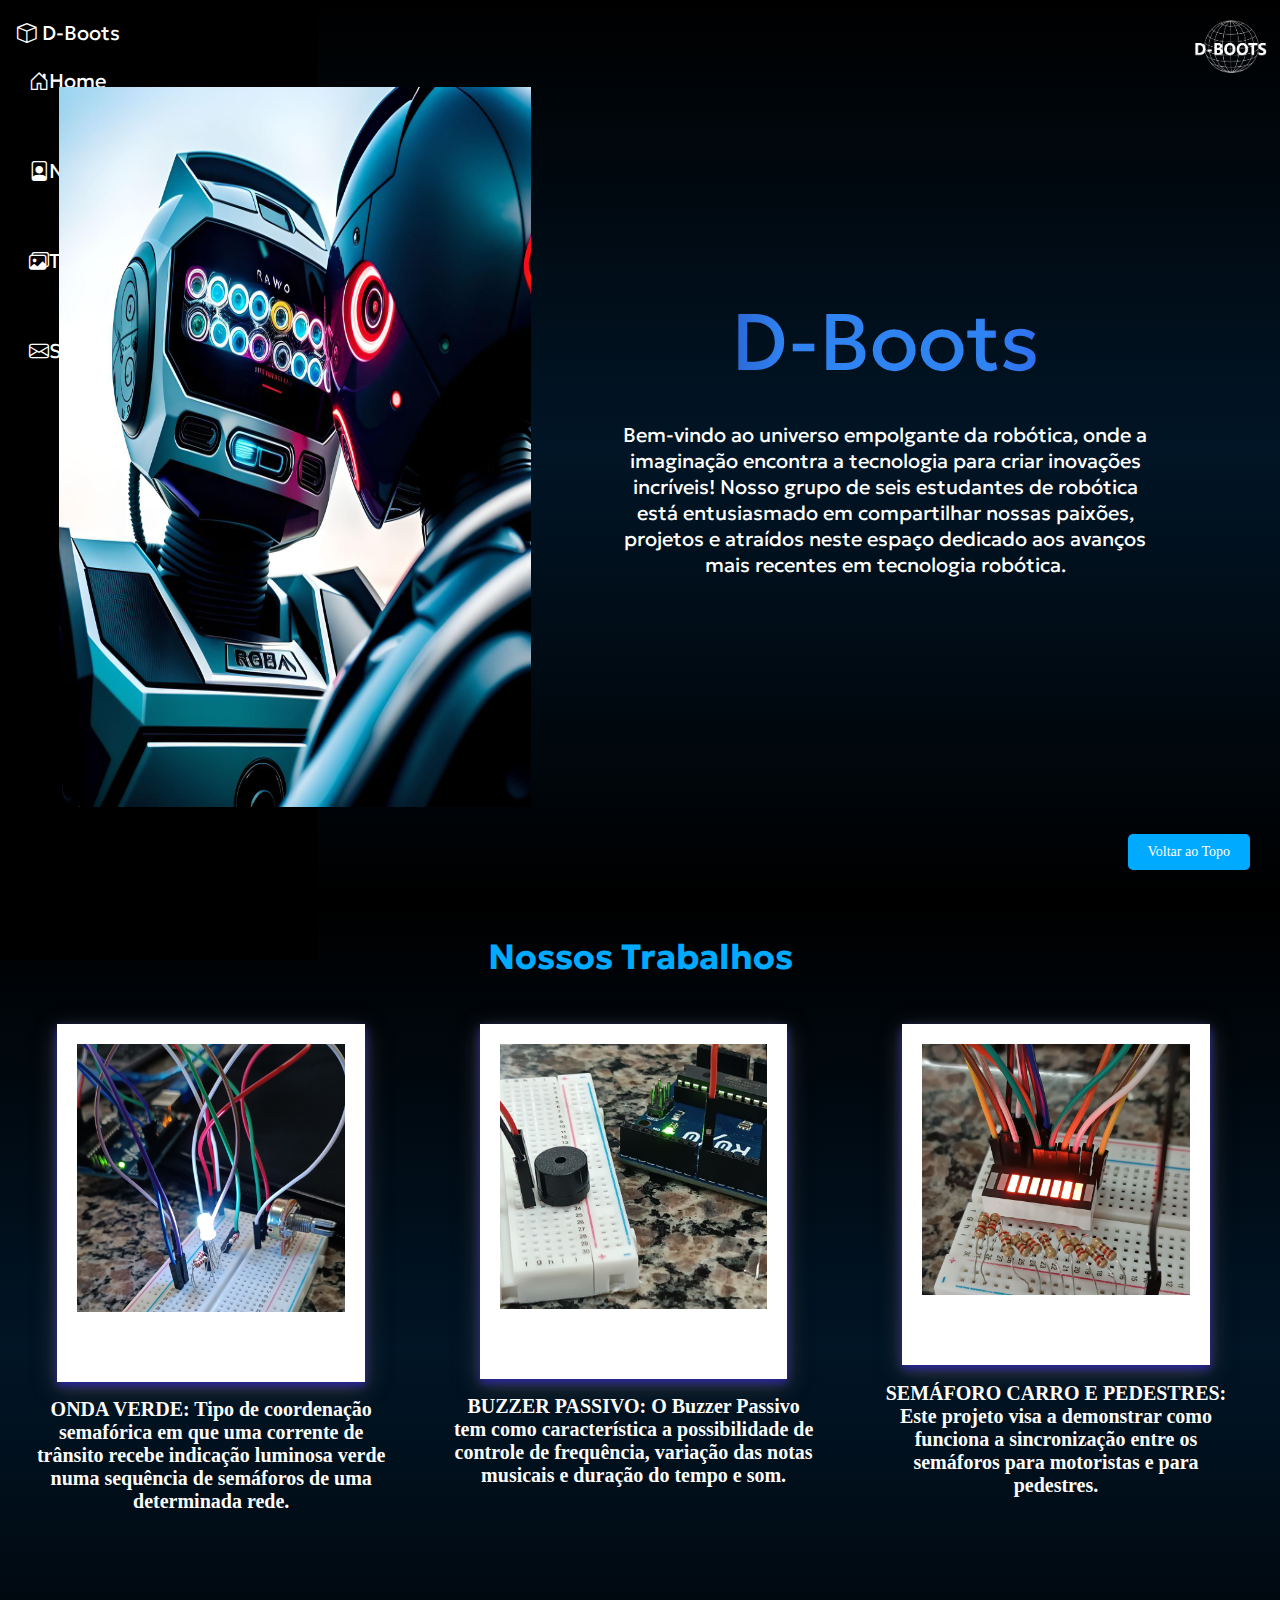
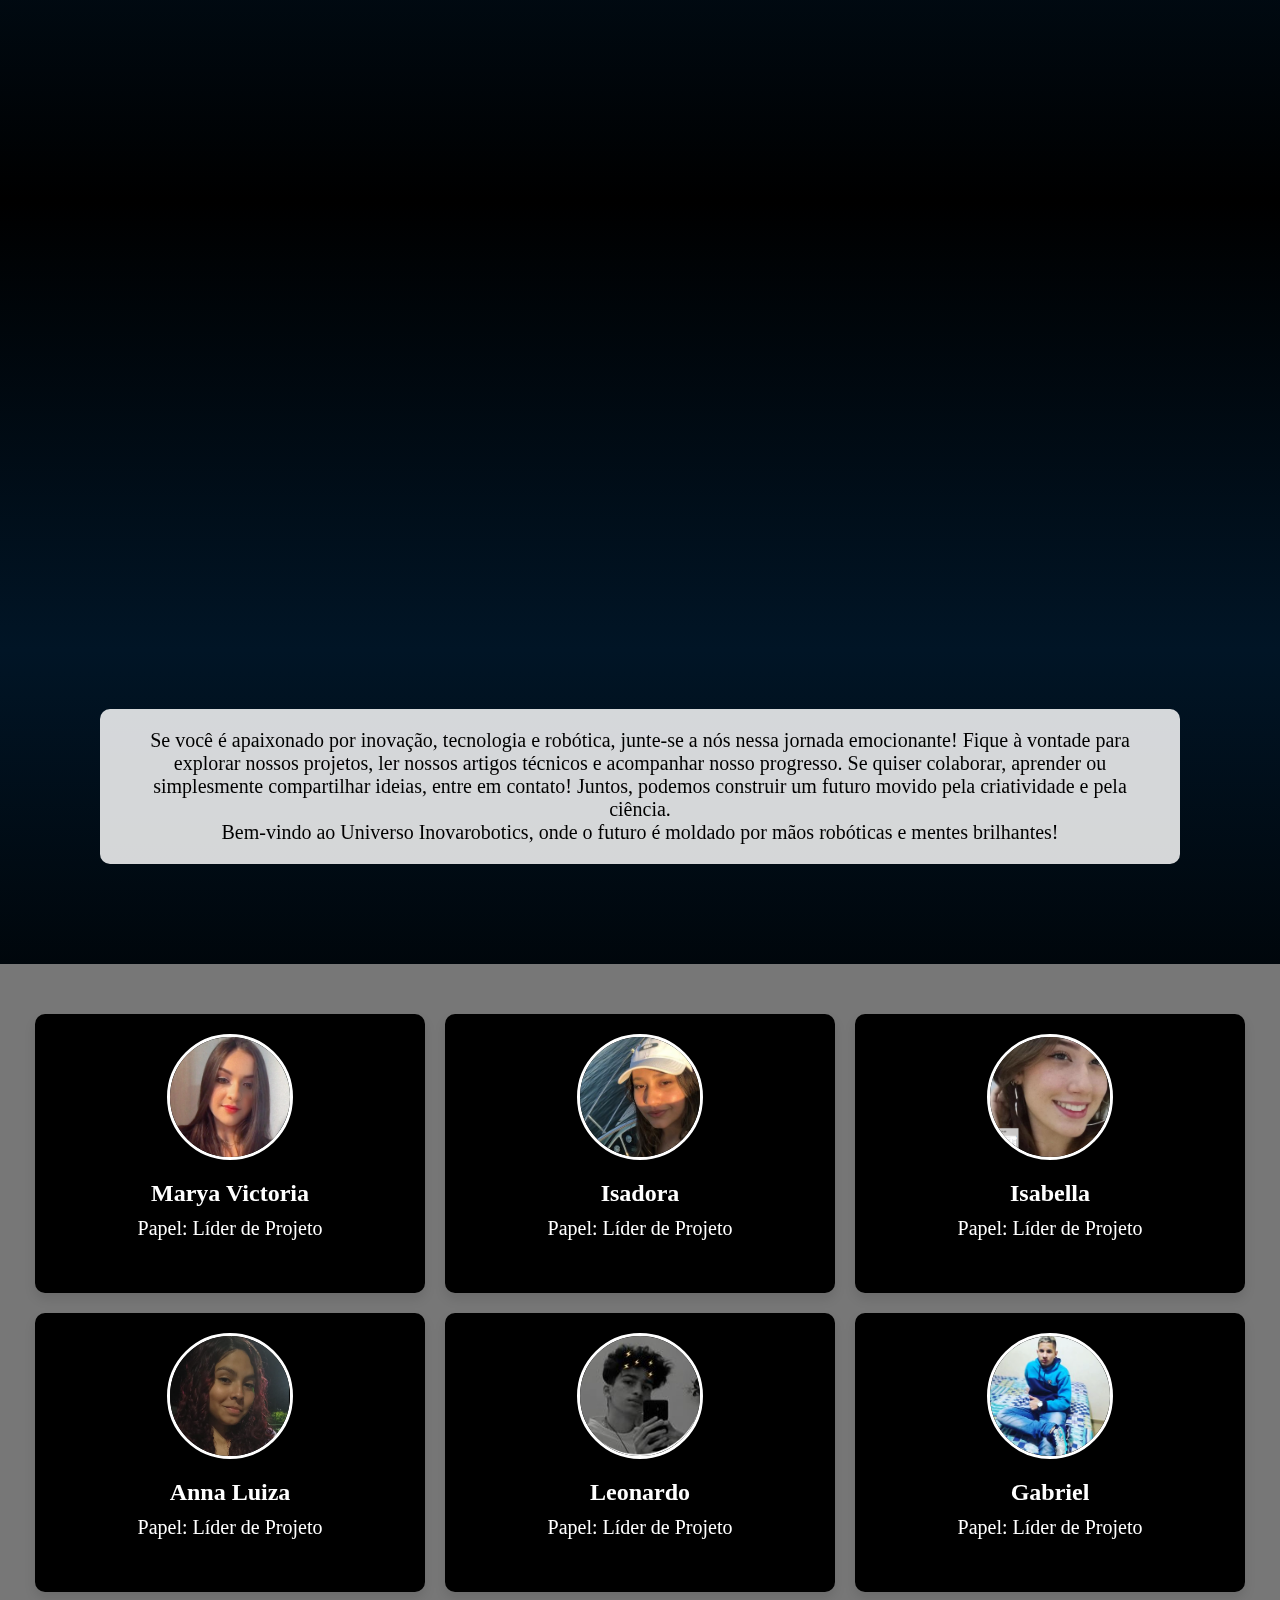
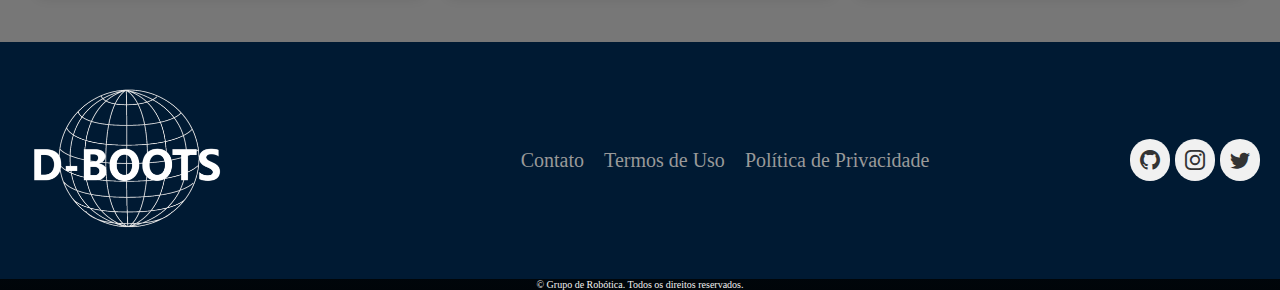
<file: index.html>
<!DOCTYPE html>
<html lang="pt-br">

<head>
    <meta charset="UTF-8">
    <meta http-equiv="X-UA-Compatible" content="IE=edge">
    <meta name="viewport" content="width=100%, initial-scale=1.0">
    <link rel="Website icon" type="png" href="img/logo2.png">
    <title>Robótica</title>

    <link rel="stylesheet" href="style.css">
    <link rel="stylesheet" href="abas-style.css">
    <link rel="stylesheet" href="https://cdn.jsdelivr.net/npm/bootstrap-icons@1.10.5/font/bootstrap-icons.css">
    <link href="https://fonts.googleapis.com/css2?family=Inspiration&display=swap" rel="stylesheet">
    <link rel="preconnect" href="https://fonts.googleapis.com">
    <link href="https://fonts.googleapis.com/css2?family=Geologica&display=swap" rel="stylesheet">
</head>

<body>
    <header>
      <!-- logo -->
      <div class="container">
          <img src="img/logo3.png" class="elemento">
      </div>
        <div class="container-menu">
          <nav class="menu-lateral">
              <div class="logo">
                  <i class="bi bi-box"></i>
                  <span class="logo-text">D-Boots</span>
              </div>
              <ul class="menu-list">
                  <li class="item-menu">
                      <a href="index.html"><i class="bi bi-house-door"></i><span class="menu-label">Home</span></a>
                  </li>
                  <li class="item-menu">
                      <a href="loc.html"><i class="bi bi-file-person"></i><span class="menu-label">Nossa Localização</span></a>
                  </li>
                  <li class="item-menu">
                      <a href="trabalhos.html"><i class="bi bi-images"></i><span class="menu-label">Trabalhos</span></a>
                  </li>
                  <li class="item-menu">
                      <a href="sobre.html"><i class="bi bi-envelope"></i><span class="menu-label">Sobre</span></a>
                  </li>
              </ul>
          </nav>
      </div>
  </header>

    <section class="principal">
      <!-- robo -->
               <div><img class="center" src="img/robo2.jpg" alt="imagem de um robo"></div>
        <div>
          <!-- caixa de texto tela inicial -->
            <p class="nosso-nome">D-Boots</p>
            <p class="descricao-texto"> Bem-vindo ao universo empolgante da robótica, onde a imaginação encontra a tecnologia para criar inovações incríveis! Nosso grupo de seis estudantes de robótica está entusiasmado em compartilhar nossas paixões, projetos e atraídos neste espaço dedicado aos avanços mais recentes em tecnologia robótica.
            </p>
        </div>
    </section>

    <!-- fotos polaroid -->
    <section class="fotos">
        <h2 class="trabalhos">Nossos Trabalhos</h2>
        <div class="div-fotos">
        <div class="container2">
            <img class="polaroid" src="projetos/potenciometro-simples.jpg" alt="foto do projeto da onda verde">
            <h3 class="descricao">ONDA VERDE: Tipo de coordenação semafórica em que uma corrente de trânsito recebe indicação luminosa verde numa sequência de semáforos de uma determinada rede.
          </h3>
        </div>
        <div class="container2">
            <img class="polaroid" src="projetos/buzzer.jpg" alt="foto do projeto...">
            <h3 class="descricao">BUZZER PASSIVO: O Buzzer Passivo tem como característica a possibilidade de controle de frequência, variação das notas musicais e duração do tempo e som. 
        </div>
        <div class="container2">
            <img class="polaroid" src="projetos/super-maquina.jpg" alt="foto do projeto semáforo simples">
            <h3 class="descricao">SEMÁFORO CARRO E PEDESTRES: Este projeto visa a demonstrar como
                funciona a sincronização entre os semáforos
                para motoristas e para pedestres. </h3>
        </div>
        </div>
    </div>
</section>

<!-- video -->
<section class="container-video">
    <iframe class="video" src="https://www.youtube.com/embed/6oYvwf1dXDo" width="1000" height="700" title="YouTube video player" frameborder="0" allow="accelerometer; autoplay; clipboard-write; encrypted-media; gyroscope; picture-in-picture; web-share" allowfullscreen></iframe>
</section>

<section class="texto-foto.praticando">
  <div class="section">
    <div class="content">
      <p>Se você é apaixonado por inovação, tecnologia e robótica, junte-se a nós nessa jornada emocionante! Fique à vontade para explorar nossos projetos, ler nossos artigos técnicos e acompanhar nosso progresso. Se quiser colaborar, aprender ou simplesmente compartilhar ideias, entre em contato! Juntos, podemos construir um futuro movido pela criatividade e pela ciência. <br> Bem-vindo ao Universo Inovarobotics, onde o futuro é moldado por mãos robóticas e mentes brilhantes!</p>
    </div>
  </div>
</section>

<!-- membros -->
<section>
    <div class="container-membros">
        <div class="member">
          <img class="img-membros" src="img/marya.png" alt="Membro 1">
          <h2>Marya Victoria</h2>
          <p>Papel: Líder de Projeto</p>
          <div class="social-links">
            <a href="#">Facebook</a>
            <a href="#">Twitter</a>
            <a href="#">LinkedIn</a>
          </div>
        </div>
        <div class="member">
            <img src="img/isa.png" alt="Membro 1">
            <h2>Isadora</h2>
            <p>Papel: Líder de Projeto</p>
            <div class="social-links">
              <a href="#">Facebook</a>
              <a href="#">Twitter</a>
              <a href="#">LinkedIn</a>
            </div>
          </div>
          <div class="member">
            <img src="img/bella.png" alt="Membro 1">
            <h2>Isabella</h2>
            <p>Papel: Líder de Projeto</p>
            <div class="social-links">
              <a href="#">Facebook</a>
              <a href="#">Twitter</a>
              <a href="#">LinkedIn</a>
            </div>
          </div>
          <div class="member">
            <img src="img/anna.png" alt="Membro 1">
            <h2>Anna Luiza</h2>
            <p>Papel: Líder de Projeto</p>
            <div class="social-links">
              <a href="#">Facebook</a>
              <a href="#">Twitter</a>
              <a href="#">LinkedIn</a>
            </div>
          </div>
          <div class="member">
            <img src="img/leo.png" alt="Membro 1">
            <h2>Leonardo</h2>
            <p>Papel: Líder de Projeto</p>
            <div class="social-links">
              <a href="#">Facebook</a>
              <a href="#">Twitter</a>
              <a href="#">LinkedIn</a>
            </div>
          </div>
          <div class="member">
            <img src="img/gab.png" alt="Membro 1">
            <h2>Gabriel</h2>
            <p>Papel: Líder de Projeto</p>
            <div class="social-links">
              <a href="#">Facebook</a>
              <a href="#">Twitter</a>
              <a href="#">LinkedIn</a>
            </div>
          </div>
      </div>
</section>

<!-- rodape -->
<footer>
  <div class="footer">
    <div class="logo">
      <img src="img/logo3.png" alt="Logo">
    </div>
    <div class="links">
      <a href="contato">Contato</a>
      <a href="termos-de-uso">Termos de Uso</a>
      <a href="politica-de-privacidade">Política de Privacidade</a>
    </div>
    <div class="social-icons">
      <a href="https://github.com/Bellitah/robotica"><i class="bi bi-github"></i></a>
      <a href="https://www.instagram.com/d_boots_/"><i class="bi bi-instagram"></i></a>
      <a href="https://twitter.com/Twitter"><i class="bi bi-twitter"></i></a>
    </div>
  </div>
  <div>
    <p class="copyright">&copy; Grupo de Robótica. Todos os direitos reservados.</p>
  </div>
</footer>

<!-- botao flutuante -->
<a href="#top" class="botao-flutuante">Voltar ao Topo</a>

<!-- javascript -->
<script>
    const members = document.querySelectorAll('.member');

    members.forEach(member => {
      member.addEventListener('mouseenter', () => {
        member.classList.add('hovered');
      });
      member.addEventListener('mouseleave', () => {
        member.classList.remove('hovered');
      });
    });

    setTimeout(() => {
      members.forEach(member => {
        member.classList.add('loaded');
      });
    }, 500);
  </script>

  </body>
</html>
</file>
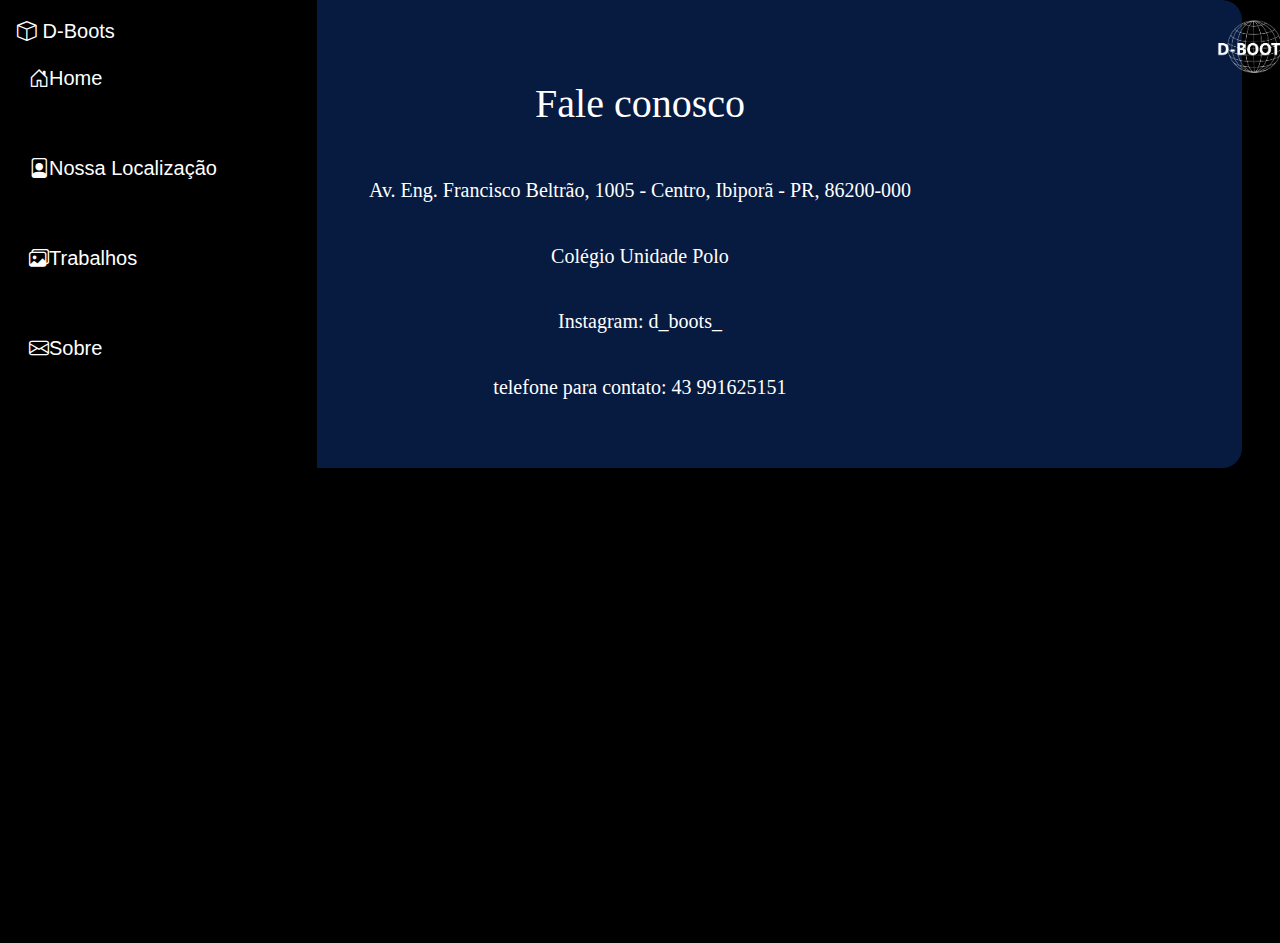
<file: loc.html>
<!DOCTYPE html>
<html lang="pt-br">
<head>
    <meta charset="UTF-8">
    <meta http-equiv="X-UA-Compatible" content="IE=edge">
    <meta name="viewport" content="width=device-width, initial-scale=1.0">
    <link rel="Website icon" type="png" href="logo2.png">
    <title>Localização</title>

    <link rel="stylesheet" href="loc-style.css">
    <link rel="stylesheet" href="abas-style.css">
    <link rel="stylesheet" href="https://cdn.jsdelivr.net/npm/bootstrap-icons@1.10.5/font/bootstrap-icons.css">
    <link href="https://fonts.googleapis.com/css2?family=Inspiration&display=swap" rel="stylesheet">

</head>
<body>
    <header>
        <!-- logo -->
          <div class="container">
              <img src="img/logo3.png" class="elemento">
          </div>
          <div class="container-menu">
            <nav class="menu-lateral">
                <div class="logo">
                    <i class="bi bi-box"></i>
                    <span class="logo-text">D-Boots</span>
                </div>
                <ul class="menu-list">
                    <li class="item-menu">
                        <a href="index.html"><i class="bi bi-house-door"></i><span class="menu-label">Home</span></a>
                    </li>
                    <li class="item-menu">
                        <a href="loc.html"><i class="bi bi-file-person"></i><span class="menu-label">Nossa Localização</span></a>
                    </li>
                    <li class="item-menu">
                        <a href="trabalhos.html"><i class="bi bi-images"></i><span class="menu-label">Trabalhos</span></a>
                    </li>
                    <li class="item-menu">
                        <a href="sobre.html"><i class="bi bi-envelope"></i><span class="menu-label">Sobre</span></a>
                    </li>
                </ul>
            </nav>
        </div>
    </header>
 
    <section class="wrapper">
        <div class="fale-conosco">
            <p class="titulo">Fale conosco</p>
            <p class="inf">Av. Eng. Francisco Beltrão, 1005 - Centro, Ibiporã - PR, 86200-000</p>     
            <p class="inf">Colégio Unidade Polo</p> 
            <p class="inf">Instagram: d_boots_</p>
            <P class="inf">telefone para contato: 43 991625151</P>
        </div>
    </section>

    <div class="mapa-conteudo">
        <iframe src="https://www.google.com/maps/embed?pb=!1m18!1m12!1m3!1d58642.35977306467!2d-51.130782161706485!3d-23.274090106585703!2m3!1f0!2f0!3f0!3m2!1i1024!2i768!4f13.1!3m3!1m2!1s0x94eb46d75c807d61%3A0xd18b23db98a0e9aa!2sIbipor%C3%A3%2C%20PR%2C%2086200-000!5e0!3m2!1spt-BR!2sbr!4v1690805486733!5m2!1spt-BR!2sbr" allowfullscreen="" loading="lazy" referrerpolicy="no-referrer-when-downgrade"></iframe>
    </div>
</body>
</html>
</file>
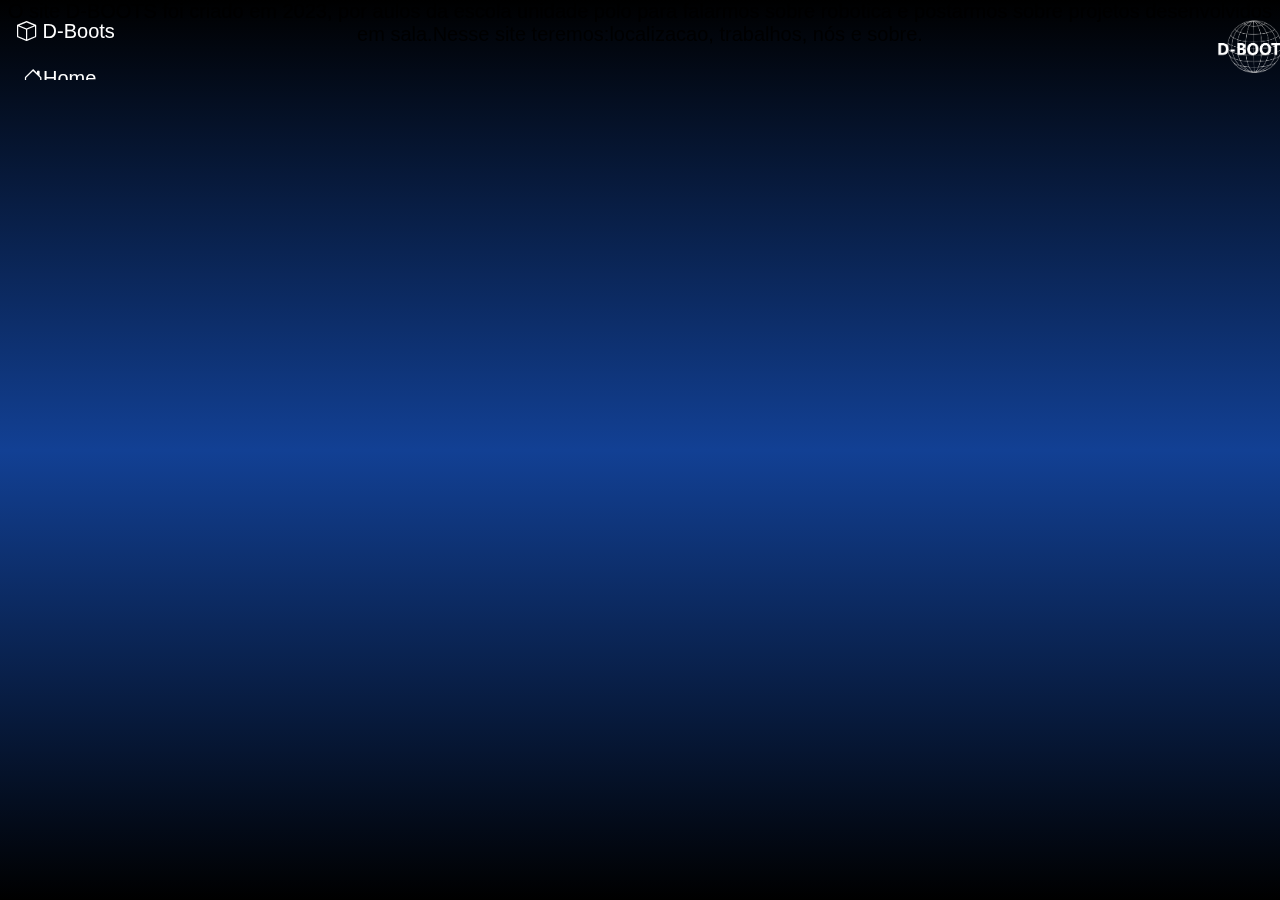
<file: sobre.html>
<!DOCTYPE html>
<html lang="pt-br">
<head>
    <meta charset="UTF-8">
    <meta http-equiv="X-UA-Compatible" content="IE=edge">
    <meta name="viewport" content="width=device-width, initial-scale=1.0">
    <link rel="Website icon" type="png"
          href="logo2.png">
    <title>Sobre</title>

    <link rel="stylesheet" href="sobre-style.css">
    <link rel="stylesheet" href="abas-style.css">
    <link rel="stylesheet" href="https://cdn.jsdelivr.net/npm/bootstrap-icons@1.10.5/font/bootstrap-icons.css">
    <link href="https://fonts.googleapis.com/css2?family=Inspiration&display=swap" rel="stylesheet">    </head>
   
    <body>
    
        <header>
            <!-- logo -->
            <div class="container">
                <img src="img/logo3.png" class="elemento">
            </div>
              <div class="container-menu">
                <nav class="menu-lateral">
                    <div class="logo">
                        <i class="bi bi-box"></i>
                        <span class="logo-text">D-Boots</span>
                    </div>
                    <ul class="menu-list">
                        <li class="item-menu">
                            <a href="index.html"><i class="bi bi-house-door"></i><span class="menu-label">Home</span></a>
                        </li>
                        <li class="item-menu">
                            <a href="loc.html"><i class="bi bi-file-person"></i><span class="menu-label">Nossa Localização</span></a>
                        </li>
                        <li class="item-menu">
                            <a href="trabalhos.html"><i class="bi bi-images"></i><span class="menu-label">Trabalhos</span></a>
                        </li>
                        <li class="item-menu">
                            <a href="contato.html"><i class="bi bi-envelope"></i><span class="menu-label">Contato</span></a>
                        </li>
                    </ul>
                </nav>
            </div>
        </header>

        <main>
        <div class="principal">
            <p class="escrita">O site D-BOOTS foi criado em 2023, por aulos da escola unidade polo para falarmos sobre robotica e postarmos sobre projetos desenvolvidos em sala.Nesse site teremos:localizacao, trabalhos, nós e sobre.</p>
            <p></p>
        </div>
    </main>
    </body>
</html>
</file>
<file: style.css>
* {
    padding: 0;
    margin: 0;
    font-size: 20px;
}

body {
    background: linear-gradient(black, #011526, black);
    height: 100vh;
}

/* logo */
.container {
    float: right;
}

.elemento {
    margin: 10px;
    width: 80px;
}

/* robo */
.center {
    height: 80vh;
    width: 80%;
    max-width: 780px;
    transform: translatey(0px);
    animation: float 6s ease-in-out infinite;
}

@keyframes float {
    0% {
        transform: translatey(4%);
    }

    50% {
        transform: translatey(0px);
    }

    100% {
        transform: translatey(4%);
    }
}

/* caixa de texto tela inicial */
.principal {
    align-items: center;
    text-align: center;
    display: grid;
    grid-template-columns: 50% 50%;
    font-family: 'Geologica', sans-serif;
    height: 100vh;
}

.nosso-nome {
    font-size: 400%;
    color: white;
    background-image: linear-gradient(to right, #1E1B8C, #3084F2, #3084F2, #2E38F2);
    background-clip: text;
    -webkit-background-clip: text;
    -webkit-text-fill-color: transparent;
    color: black;
}

.descricao-texto {
  color: white;
  padding: 30px;
  font-size: 100%;
}

/* fotos polaroid */
.div-fotos {
    display: grid;
    grid-template-columns: 33% 33% 33%;
    text-align: center;
}

.trabalhos {
    text-align: center;
    font-size: 35px;
    margin: 1em;
    color: #00aaff;
    font-family: 'Geologica', sans-serif;
}

.polaroid {
    border-top: 20px solid rgb(255, 255, 255);
    border-left: 20px solid rgb(255, 255, 255);
    border-right: 20px solid rgb(255, 255, 255);
    border-bottom: 70px solid rgb(255, 255, 255);
    box-shadow: 0 4px 8px 0 rgb(38, 36, 158), 0 6px 20px 0 rgb(65, 63, 63);
}

img {
    width: 70%;
}

div.container2 {
    padding: 10px 20px;
}

.container2:hover {
    transition: 0.5s all;
    transform: scale(1.1);
}

.polaroid:hover {
    box-shadow: 0px 10px 20px rgb(38, 36, 158), 0 6px 20px 0 rgb(65, 63, 63);
}

.descricao {
    color: #fcfcfc;
    margin: 3%;
}

/* video */
.container-video {
    align-items: center;
    text-align: center;
    margin: 1em;
}

.video {
  width: 100vh;
  height: 70vh;
}

/* secao texto praticando robotica */
.section {
  position: relative;
  padding: 100px ;
  text-align: center;
  font-size: 20px;
}

.section-background {
  position: absolute;
  top: 0;
  left: 0;
  width: 100%;
  height: 100%;
  background-image: url('projetos/praticando-robotica.jpg');
  background-size: cover;
  background-attachment: fixed;
  opacity: 0.4; /* ajuste a opacidade conforme desejado */
}

.content {
  background-color: rgba(255, 255, 255, 0.836);
  padding: 20px;
  border-radius: 10px;
  color: #000;
  z-index: 1;
  font-size: 100%;
}

/* membros */
.container-membros {
    display: flex;
    flex-wrap: wrap;
    justify-content: center;
    padding: 2rem 0;
    background-color: #777;
  }
  
  .member {
    width: 350px;
    background-color: #000;
    color: white;
    margin: 0.5rem;
    padding: 1em;
    border-radius: 10px;
    box-shadow: 0 6px 12px rgba(0, 0, 0, 0.1);
    display: flex;
    flex-direction: column;
    align-items: center;
    opacity: 0;
    transform: translateY(20px);
    transition: opacity 0.5s, transform 0.5s, box-shadow 0.3s;
  }

  .member.loaded {
    opacity: 1;
    transform: translateY(0);
  }

  .member:focus-within {
    box-shadow: 0 10px 20px rgba(0, 0, 0, 0.2);
    transform: translateY(-5px) rotate(-3deg);
  }

  .member h2 {
    margin: 10px 0;
    font-size: 1.2rem;
    transition: color 0.3s, transform 0.3s;
  }

  .member:hover h2 {
    color: #007bff;
    transform: scale(1.05);
  }

  .member img {
    width: 120px;
    height: 120px;
    border-radius: 50%;
    object-fit: cover;
    margin-bottom: 10px;
    border: 3px solid #fff;
    transition: border-color 0.3s, transform 0.3s, filter 0.3s;
  }

  .member:focus-within img,
  .member:hover img {
    border-color: #007bff;
    transform: scale(1.1) rotate(3deg);
  }

  .social-links {
    display: flex;
    justify-content: center;
    margin-top: 10px;
    opacity: 0;
    transform: translateY(10px);
    transition: opacity 0.3s, transform 0.3s;
  }

  .member:focus-within .social-links,
  .member:hover .social-links {
    opacity: 1;
    transform: translateY(0);
  }

  .social-links a {
    color: #999;
    text-decoration: none;
    transition: color 0.3s, transform 0.3s;
    margin: 0 10px;
  }

  .social-links a:hover {
    color: #007bff;
    transform: scale(1.1) rotate(5deg);
  }

/* rodape */
.footer {
  background-color: #001a33;
  padding: 20px;
  display: flex;
  justify-content: space-between;
  align-items: center;
}
footer a {
  color: #999;
  text-decoration: none;
}
.logo {
  width: 300px;
}
.social-icons {
  gap: 10px;
}
.social-icons a {
  text-decoration: none;
  color: #333;
  background-color: #f1f1f1;
  border-radius: 100px;
  padding: 0.5em;
}
.links {
  display: flex;
  gap: 20px;
}
.copyright {
  text-align: center;
  color: #f1f1f1;
  font-size: 50%;
} 

/* botao flutuante */
   .botao-flutuante {
    position: fixed;
    bottom: 30px;
    right: 30px;
    background-color: #00aaff;
    color: #fff;
    padding: 10px 20px;
    border: none;
    border-radius: 5px;
    font-size: 14px;
    text-decoration: none;
    transition: background-color 0.3s ease;
}

.botao-flutuante:hover {
    background-color: #0092cc;
} 

@media screen and (max-width: 640px) {

  .elemento {
    float: right;
    width: 20%;
}

    /* robo */
    .center {
        width: 60%;
        height: 30%;
        margin: 0;
    }

    @keyframes float {
        0% {
            transform: translatey(20px);
        }

        50% {
            transform: translatey(0px);
        }

        100% {
            transform: translatey(20px);
        }
    }

    /* caixa de texto tela inicial */
    .principal {
      display: block;
      font-size: 50px;

    }

    .nosso-nome {
      font-size: 50px;
    }

    .descricao-texto {
      font-size: 25px;
    }

/* secao texto praticando robotica */
    .section {
      padding: 20px;
    }

    .content {
      font-size: 10px;
    }

    /* foto polaroid */
    .polaroid {
      border-top: 5px solid rgb(255, 255, 255);
      border-left: 5px solid rgb(255, 255, 255);
      border-right: 5px solid rgb(255, 255, 255);
      border-bottom: 20px solid rgb(255, 255, 255);
      box-shadow: 0 4px 8px 0 rgb(38, 36, 158), 0 6px 20px 0 rgb(65, 63, 63);
      width: 120%;
    }
    .descricao {
      margin: 0;
      font-size: 50%;
    }

    /* video */
    .video {
      width: 100%;
      height: 150%;
    }

    /* membros */
    .member img {
      width: 60px;
      height: 60px;
      }

    .member {
      display: grid;
      grid-template-columns: 50% 50%;
    }

    /* rodape */

    .footer {
      display: block;
    }

    .logo {
      width: 30px;
    }
  }
</file>
<file: abas-style.css>
* {
    padding: 0;
    margin: 0;
    font-size: 20px;
}

.menu-lateral {
    width: 150px;
    height: 20px;
    padding: 20px 0 40px 17px;
    position: fixed;
    overflow: hidden;
    transition: .5s;
    font-family: 'Geologica', sans-serif;
    color: #fff;
 }

button {
    background-color: transparent;
    border: none;
    color: #fff;
    margin: 10px 0 6px 20px;
    font-size: 200%;
}

.menu-lateral:hover {
     width: 300px;
     height: 100%;
     background-color: #000;
}

ul {
     height: 100%;
     list-style-type: none;
 }

ul li.item-menu {
     transition: .3s;
     border-top-left-radius: 20px;
     border-bottom-left-radius: 20px;
     border-top-right-radius: 20px;
     border-bottom-right-radius: -20px;
 }

 ul li.ativo {
     background: linear-gradient(to right, #78909c 1%, #000 70%)
 }

 ul li.item-menu:hover {
    background-color: blue;
}

 ul li.item-menu a {
     color: #fff;
     text-decoration: none;
     font-size: 20px;
     padding: 20px 4%;
     display: flex;
     margin-bottom: 20px;
     line-height: 30px;
 }

 ul li.item-menu a .txt-link {
     margin-left: 70px;
     transition: 1s;
}

 nav.menu-lateral:hover .txt-link {
     margin-left: 40px;
     opacity: 1;
 }

 ul li.item-menu a .icon i {
     font-size: 30px;
     margin-left: 10px;
 }

 @media screen and (max-width: 1024px) {

     nav .menu-lateral {
         z-index: 1;
     }

     .center {
         z-index: 0;
     }

     .elemento {
         z-index: -1;
     }

     nav.menu-lateral:active {

         width: 100%;
         height: 100%;
         background-color: transparent;
     }

 }
</file>
<file: loc-style.css>
*{
    padding: 0;
    margin: 0;
}

body {
    height: 100%;
    background-color: black;
}

.container {
    position: absolute;
    left: 94%;
}

.elemento {
    margin: 10px;
    width: 80px;
}

.wrapper {
    padding-bottom: 25px;
    display: flex;
    justify-content: center;
}

.fale-conosco {
    width: 88%;
    text-align: center;
    color: white;
    font-size: 20px;
    border-radius: 20px;
    padding: 3%;
    background-color:#071A40;
}

.fale-conosco p {
    padding: 1%;
}

.titulo {
    font-size: 40px;
    margin: 30px 0 30px 0;
}

.inf {
    margin: 10px 0 20px 0;
}

.mapa-conteudo {
    display: flex;
    justify-content: center;
}

iframe {
    border-top-left-radius: 20px;
    border-top-right-radius: 20px;
    width: 88%;
    height: 450px;
    border: 0; 
}

/* 
.rodape{
    background-color: blueviolet;
}

.rodape-imagem{
    position: absolute;
    width: 330%;
    left: 810px;
    border-radius: 8px;
    
}

.img2 {
    width:100%;
    heigth:200%;
}
 */
</file>
<file: sobre-style.css>
*{
    padding: 0;
    margin: 0;
}

body {
    height: 100vh;
    background: linear-gradient( black,#124094, black);
}

/* logo */
.container {
    position: absolute;
    left: 94%;
}

.elemento {
    margin: 10px;
    width: 80px;
}

.principal {
    position: relative;
    top: 30%;
    margin:0;
    text-align:center;
    align-items: center;
    font-family: 'Geologica', sans-serif;
}

.escrita{
    font-size: 100%;
    color: white;
    background-image: linear-gradient(to right, #000000, rgb(0, 0, 0), #000000, #000000);  
    background-clip: text;
    -webkit-background-clip: text; 
    -webkit-text-fill-color: transparent;
    color: black;
}

.descricao {
    color: white;
    font-size: 200%;
    padding: 60px;
    margin: -20px 0 0 0;
}
</file>
